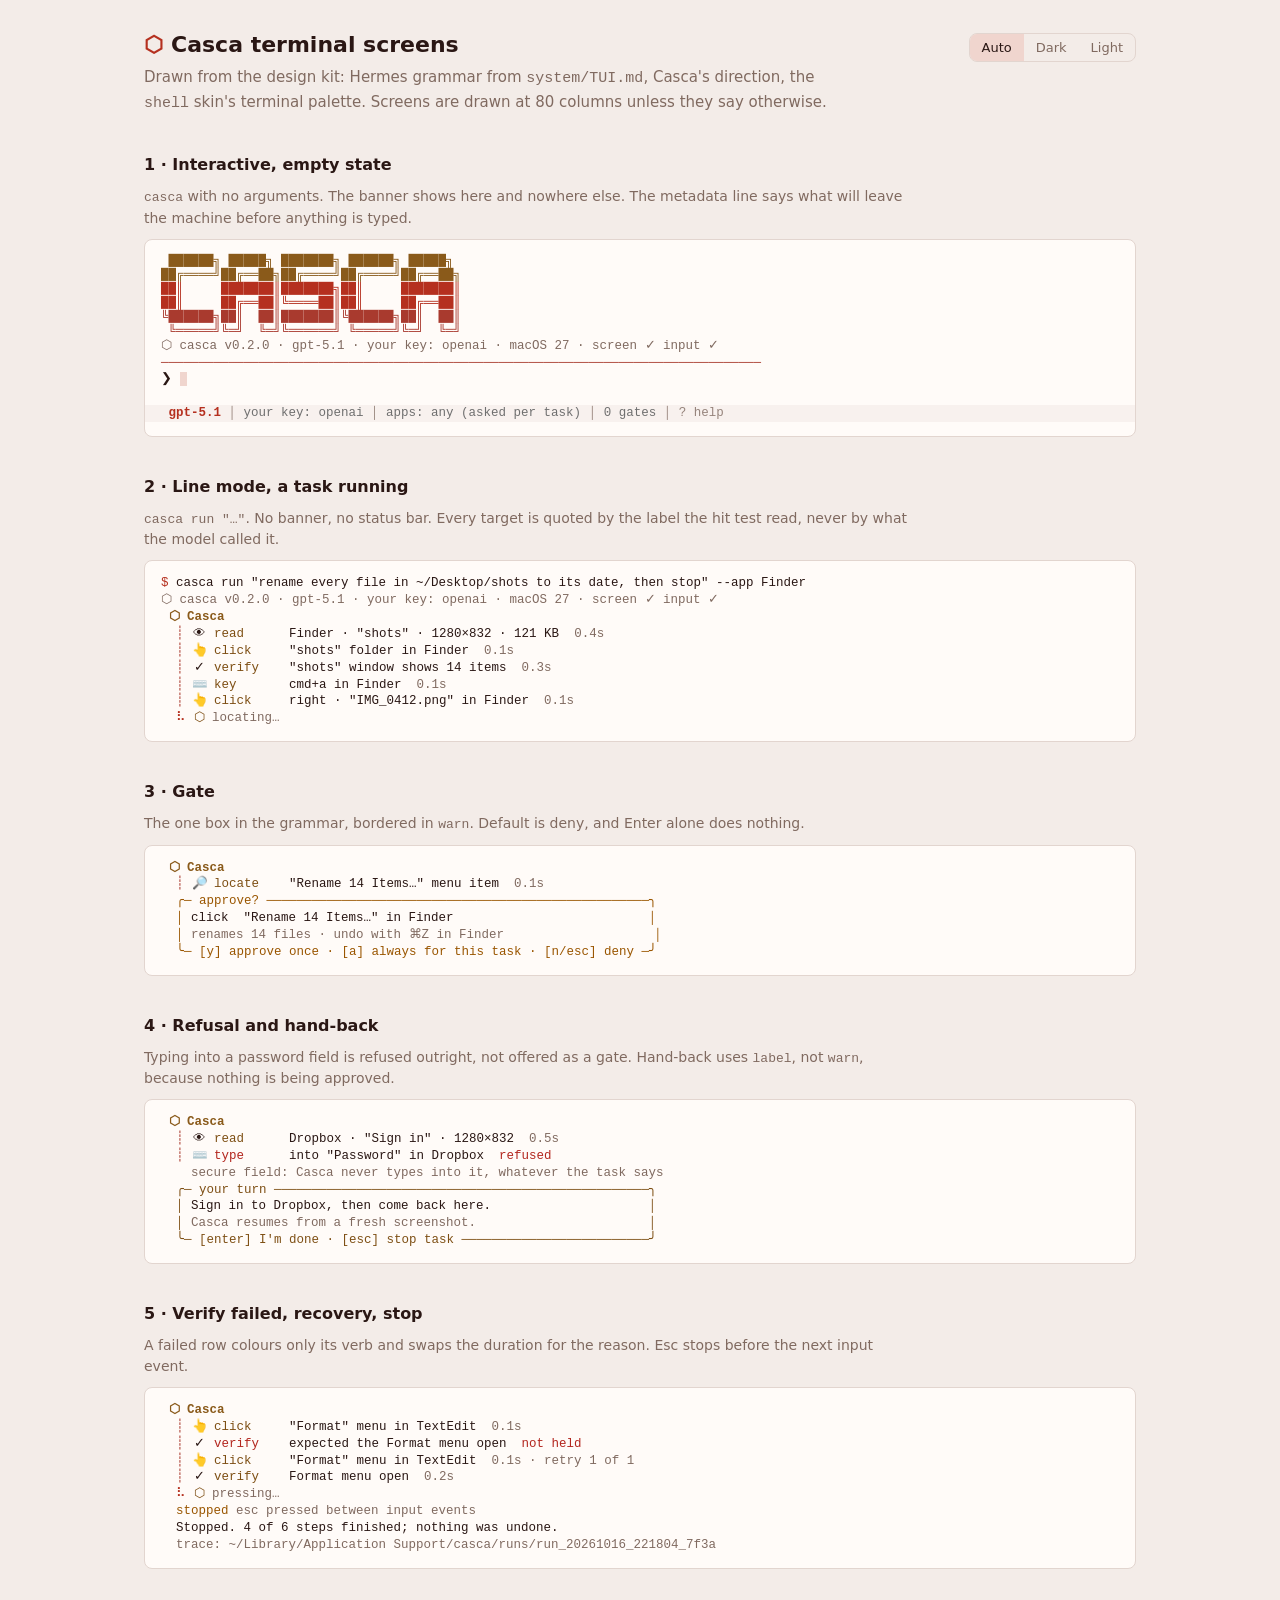
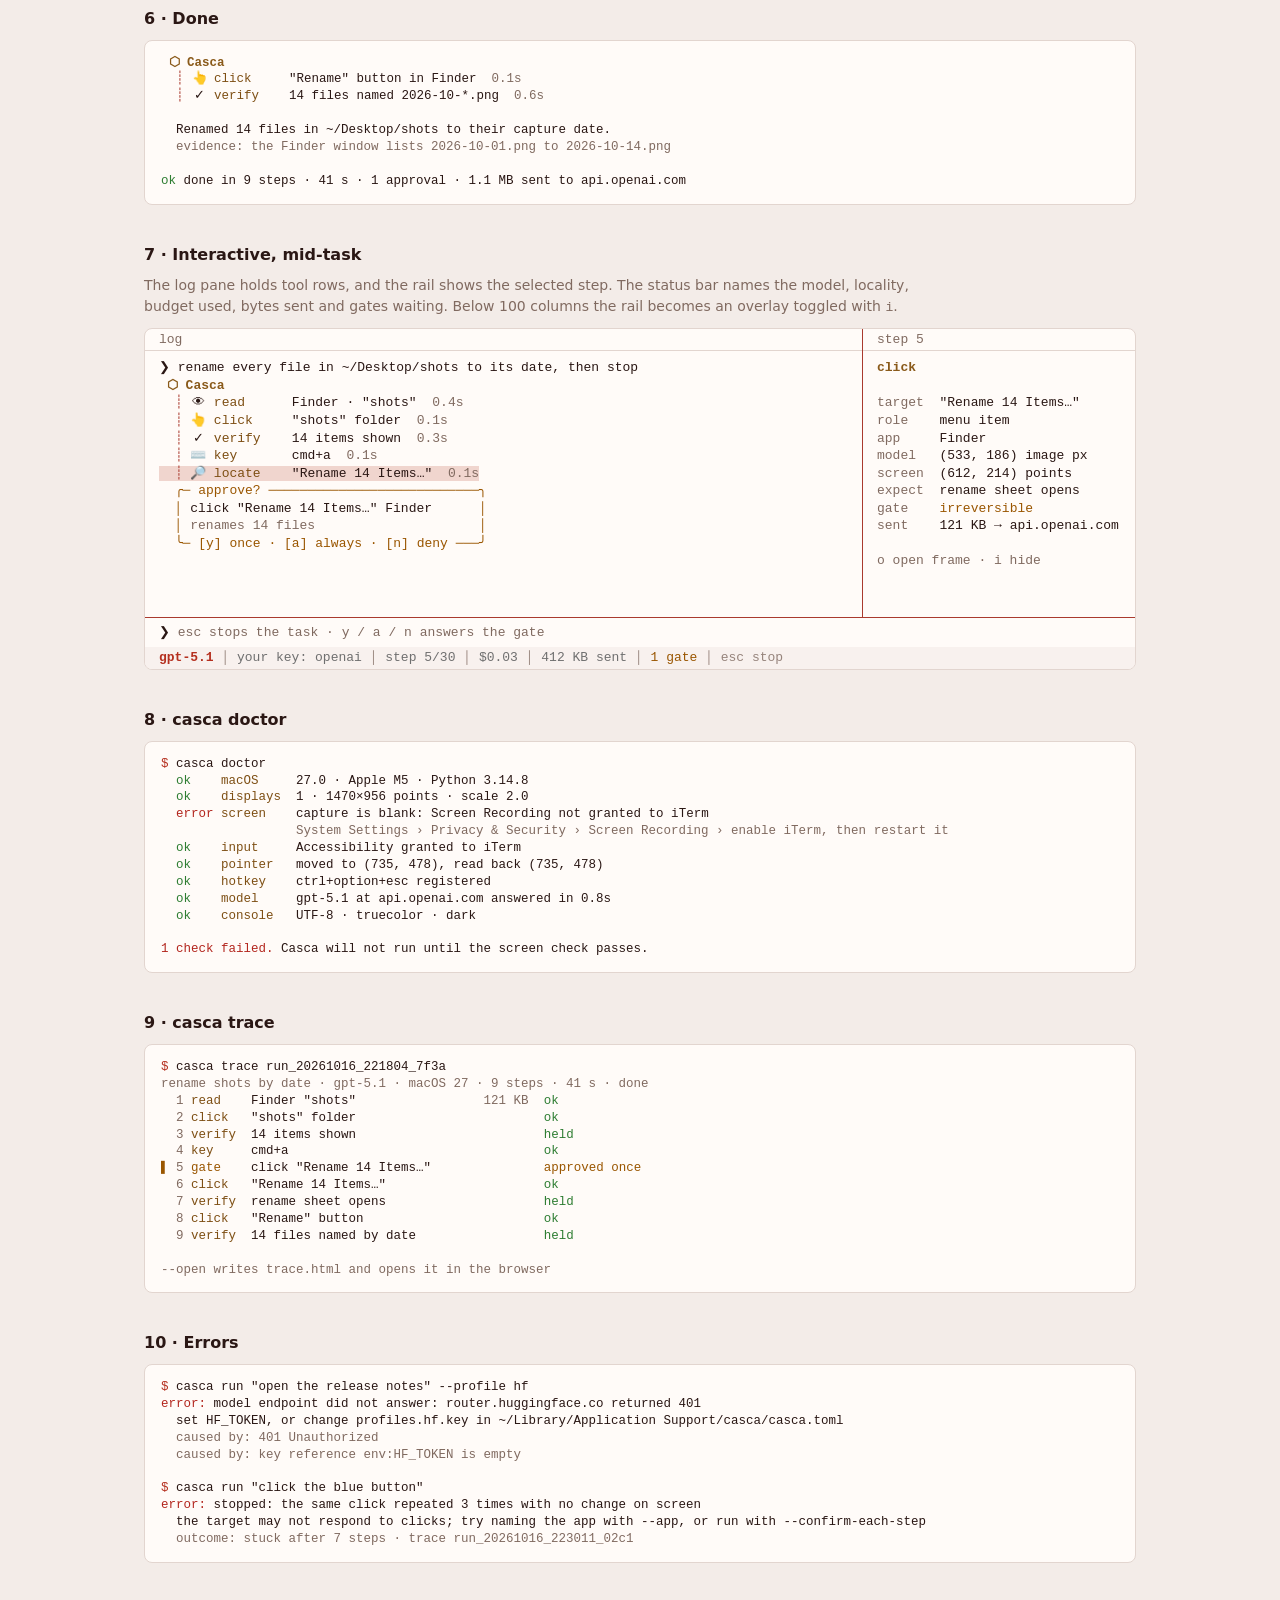
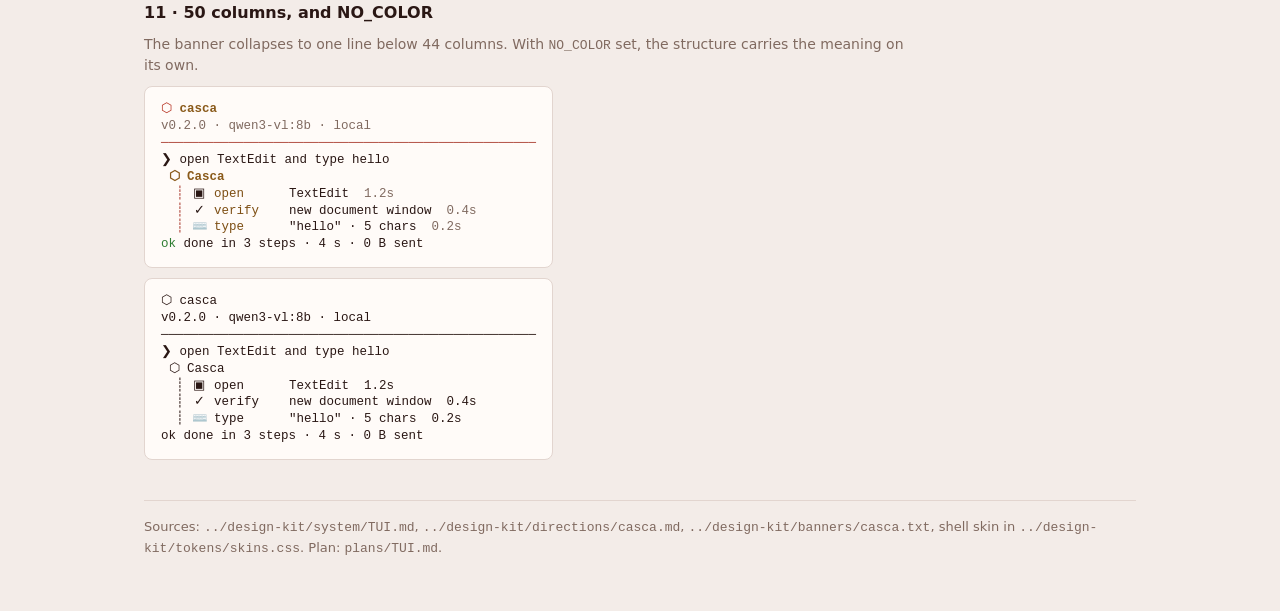
<file: plans/tui-mockups.html>
<!doctype html>
<html lang="en">
<head>
<meta charset="utf-8">
<meta name="viewport" content="width=device-width, initial-scale=1">
<title>Casca terminal screens</title>
<style>
/* Terminal colours are the shell skin's --tui-* tokens from design-kit/tokens/skins.css. */
:root {
  --tui-title: #8A5A1A; --tui-accent: #B5301F; --tui-border: #A93A2E; --tui-dim: #806A60;
  --tui-text: #2A1714; --tui-label: #7E4F14; --tui-status-bg: #F8F1EE; --tui-status-text: #6F6F6F;
  --tui-status-strong: #B5301F; --tui-status-dim: #96847C; --tui-ok: #2E7D32; --tui-warn: #9A5600;
  --tui-error: #B3261E; --tui-shell: #B5301F; --tui-selection: #F0D5CE;
  --term-bg: #FFFBF8; --page-bg: #F3ECE8; --page-text: #2A1714; --page-dim: #806A60; --page-rule: #E2D5CF;
  --font-mono: "JetBrains Mono", "SF Mono", ui-monospace, Menlo, Consolas, monospace;
  --font-sans: system-ui, -apple-system, "Segoe UI", sans-serif;
  color-scheme: light;
}
@media (prefers-color-scheme: dark) {
  :root:not([data-theme="light"]) {
    --tui-title: #E8C88A; --tui-accent: #E5533D; --tui-border: #A93A2E; --tui-dim: #8A6258;
    --tui-text: #F3E9DA; --tui-label: #D8B37A; --tui-status-bg: #1E1312; --tui-status-text: #D8CDC0;
    --tui-status-strong: #E8C88A; --tui-status-dim: #7F655B; --tui-ok: #6FC27F; --tui-warn: #F2B04B;
    --tui-error: #FF6B5E; --tui-shell: #F08A6E; --tui-selection: #5A2620;
    --term-bg: #140D0C; --page-bg: #0E0908; --page-text: #F3E9DA; --page-dim: #8A6258; --page-rule: #2A1C1A;
    color-scheme: dark;
  }
}
:root[data-theme="dark"] {
  --tui-title: #E8C88A; --tui-accent: #E5533D; --tui-border: #A93A2E; --tui-dim: #8A6258;
  --tui-text: #F3E9DA; --tui-label: #D8B37A; --tui-status-bg: #1E1312; --tui-status-text: #D8CDC0;
  --tui-status-strong: #E8C88A; --tui-status-dim: #7F655B; --tui-ok: #6FC27F; --tui-warn: #F2B04B;
  --tui-error: #FF6B5E; --tui-shell: #F08A6E; --tui-selection: #5A2620;
  --term-bg: #140D0C; --page-bg: #0E0908; --page-text: #F3E9DA; --page-dim: #8A6258; --page-rule: #2A1C1A;
  color-scheme: dark;
}
* { box-sizing: border-box; }
body { margin: 0; background: var(--page-bg); color: var(--page-text); font: 15px/1.5 var(--font-sans); }
main { max-width: 64rem; margin: 0 auto; padding: 32px 16px 64px; display: grid; gap: 40px; }
header { display: flex; flex-wrap: wrap; gap: 12px 24px; align-items: baseline; justify-content: space-between; }
h1 { margin: 0; font: 600 22px/1.2 var(--font-sans); }
h1 span { color: var(--tui-accent); font-family: var(--font-mono); margin-right: 8px; }
.lede { margin: 6px 0 0; color: var(--page-dim); max-width: 44rem; }
.seg { display: inline-flex; border: 1px solid var(--page-rule); border-radius: 8px; overflow: hidden; }
.seg button { font: 13px var(--font-sans); padding: 6px 12px; border: 0; background: none; color: var(--page-dim); cursor: pointer; }
.seg button[aria-pressed="true"] { background: var(--tui-selection); color: var(--page-text); }
section { display: grid; gap: 10px; }
h2 { margin: 0; font: 600 16px/1.3 var(--font-sans); }
.note { margin: 0; color: var(--page-dim); font-size: 14px; max-width: 48rem; }
.note code { font-family: var(--font-mono); font-size: 13px; }
.term {
  margin: 0; padding: 14px 16px; border-radius: 8px; border: 1px solid var(--page-rule);
  background: var(--term-bg); color: var(--tui-text);
  font: 12.5px/1.35 var(--font-mono); white-space: pre; overflow-x: auto; tab-size: 4;
}
.term ::selection { background: var(--tui-selection); }
.t-title { color: var(--tui-title); font-weight: 700; }
.t-accent { color: var(--tui-accent); }
.t-border { color: var(--tui-border); }
.t-dim { color: var(--tui-dim); }
.t-label { color: var(--tui-label); }
.t-ok { color: var(--tui-ok); }
.t-warn { color: var(--tui-warn); }
.t-error { color: var(--tui-error); }
.t-shell { color: var(--tui-shell); }
.t-bold { font-weight: 700; }
.banner { display: block; line-height: 1.12; }
.ico { display: inline-block; width: 2ch; text-align: center; }
.t-status { display: block; margin: 0 -16px; padding: 0 16px; background: var(--tui-status-bg); color: var(--tui-status-text); }
.t-strong { color: var(--tui-status-strong); font-weight: 700; }
.t-sdim { color: var(--tui-status-dim); }
.t-swarn { color: var(--tui-warn); }
.t-sel { background: var(--tui-selection); }
.mono-plain { color: var(--page-text); }
.mono-plain span { color: inherit !important; font-weight: 400 !important; background: none !important; }

/* Interactive mode: Textual panes */
.app {
  border: 1px solid var(--page-rule); border-radius: 8px; overflow: hidden; background: var(--term-bg);
  font: 13px/1.35 var(--font-mono); color: var(--tui-text);
  display: grid; grid-template-columns: minmax(0, 1fr) 17rem; grid-template-rows: minmax(18rem, auto) auto auto;
}
.pane { white-space: pre; overflow-x: auto; padding: 10px 14px; margin: 0; font: inherit; }
.pane-title { display: block; margin: -10px -14px 8px; padding: 2px 14px; color: var(--tui-dim); border-bottom: 1px solid var(--page-rule); }
.log { border-right: 1px solid var(--tui-border); }
.composer { grid-column: 1 / -1; border-top: 1px solid var(--tui-border); padding: 6px 14px; white-space: pre; }
.statusbar { grid-column: 1 / -1; background: var(--tui-status-bg); color: var(--tui-status-text); padding: 2px 14px; white-space: pre; overflow-x: auto; }
@media (max-width: 760px) {
  .app { grid-template-columns: minmax(0, 1fr); }
  .log { border-right: 0; border-bottom: 1px solid var(--tui-border); }
}
.narrow { max-width: calc(50ch + 34px); }
footer { color: var(--page-dim); font-size: 13px; border-top: 1px solid var(--page-rule); padding-top: 16px; }
</style>
</head>
<body>
<main>
  <header>
    <div>
      <h1><span>⬡</span>Casca terminal screens</h1>
      <p class="lede">Drawn from the design kit: Hermes grammar from <code>system/TUI.md</code>, Casca's direction, the <code>shell</code> skin's terminal palette. Screens are drawn at 80 columns unless they say otherwise.</p>
    </div>
    <div class="seg" role="group" aria-label="Colour mode">
      <button type="button" data-mode="auto" aria-pressed="true">Auto</button>
      <button type="button" data-mode="dark" aria-pressed="false">Dark</button>
      <button type="button" data-mode="light" aria-pressed="false">Light</button>
    </div>
  </header>

  <section>
    <h2>1 · Interactive, empty state</h2>
    <p class="note"><code>casca</code> with no arguments. The banner shows here and nowhere else. The metadata line says what will leave the machine before anything is typed.</p>
    <pre class="term" id="s-empty"></pre>
  </section>

  <section>
    <h2>2 · Line mode, a task running</h2>
    <p class="note"><code>casca run "…"</code>. No banner, no status bar. Every target is quoted by the label the hit test read, never by what the model called it.</p>
    <pre class="term" id="s-run"></pre>
  </section>

  <section>
    <h2>3 · Gate</h2>
    <p class="note">The one box in the grammar, bordered in <code>warn</code>. Default is deny, and Enter alone does nothing.</p>
    <pre class="term" id="s-gate"></pre>
  </section>

  <section>
    <h2>4 · Refusal and hand-back</h2>
    <p class="note">Typing into a password field is refused outright, not offered as a gate. Hand-back uses <code>label</code>, not <code>warn</code>, because nothing is being approved.</p>
    <pre class="term" id="s-hand"></pre>
  </section>

  <section>
    <h2>5 · Verify failed, recovery, stop</h2>
    <p class="note">A failed row colours only its verb and swaps the duration for the reason. Esc stops before the next input event.</p>
    <pre class="term" id="s-stop"></pre>
  </section>

  <section>
    <h2>6 · Done</h2>
    <pre class="term" id="s-done"></pre>
  </section>

  <section>
    <h2>7 · Interactive, mid-task</h2>
    <p class="note">The log pane holds tool rows, and the rail shows the selected step. The status bar names the model, locality, budget used, bytes sent and gates waiting. Below 100 columns the rail becomes an overlay toggled with <code>i</code>.</p>
    <div class="app" id="s-app">
      <pre class="pane log" id="app-log"></pre>
      <pre class="pane rail" id="app-rail"></pre>
      <div class="composer" id="app-composer"></div>
      <div class="statusbar" id="app-status"></div>
    </div>
  </section>

  <section>
    <h2>8 · casca doctor</h2>
    <pre class="term" id="s-doctor"></pre>
  </section>

  <section>
    <h2>9 · casca trace</h2>
    <pre class="term" id="s-trace"></pre>
  </section>

  <section>
    <h2>10 · Errors</h2>
    <pre class="term" id="s-error"></pre>
  </section>

  <section>
    <h2>11 · 50 columns, and NO_COLOR</h2>
    <p class="note">The banner collapses to one line below 44 columns. With <code>NO_COLOR</code> set, the structure carries the meaning on its own.</p>
    <pre class="term narrow" id="s-narrow"></pre>
    <pre class="term narrow mono-plain" id="s-nocolor"></pre>
  </section>

  <footer>Sources: <code>../design-kit/system/TUI.md</code>, <code>../design-kit/directions/casca.md</code>, <code>../design-kit/banners/casca.txt</code>, shell skin in <code>../design-kit/tokens/skins.css</code>. Plan: <code>plans/TUI.md</code>.</footer>
</main>

<script>
const BANNER = [
  ' ██████╗ █████╗ ███████╗ ██████╗ █████╗',
  '██╔════╝██╔══██╗██╔════╝██╔════╝██╔══██╗',
  '██║     ███████║███████╗██║     ███████║',
  '██║     ██╔══██║╚════██║██║     ██╔══██║',
  '╚██████╗██║  ██║███████║╚██████╗██║  ██║',
  ' ╚═════╝╚═╝  ╚═╝╚══════╝ ╚═════╝╚═╝  ╚═╝',
]
const esc = t => String(t).replace(/[&<>]/g, c => ({ '&': '&amp;', '<': '&lt;', '>': '&gt;' }[c]))
const s = (cls, t) => `<span class="${cls}">${esc(t)}</span>`
const W = 80
const COLS = 80

const banner = () => '<span class="banner">' + BANNER.map((r, i) => s(['t-title', 't-title', 't-accent', 't-accent', 't-border', 't-border'][i], r)).join('\n') + '</span>'
const meta = (parts) => s('t-dim', parts.join(' · ')) + '\n'
const rule = (n = W) => s('t-border', '─'.repeat(n)) + '\n'
const prompt = (text) => s('t-text', '❯ ') + esc(text) + '\n'
const label = () => s('t-title', ' ⬡ Casca ') + '\n'
const row = (icon, verb, detail, time, state) => {
  const vc = state === 'failed' ? 't-error' : 't-label'
  const tc = state === 'failed' ? 't-error' : 't-dim'
  return `  ${s('t-border', '┊')} <span class="ico">${icon}</span> ${s(vc, verb.padEnd(9))} ${esc(detail)}${time ? '  ' + s(tc, time) : ''}\n`
}
const spin = (verb) => `  ${s('t-accent', '⠧')} ${s('t-label', '⬡')} ${s('t-dim', verb + '…')}\n`
function box(cls, title, lines, foot, width = 64) {
  const inner = width - 2
  const top = `╭─ ${title} ` + '─'.repeat(Math.max(0, inner - title.length - 3)) + '╮'
  const bottom = `╰─ ${foot} ` + '─'.repeat(Math.max(0, inner - foot.length - 3)) + '╯'
  let h = '  ' + s(cls, top) + '\n'
  lines.forEach(([tcls, text]) => {
    h += '  ' + s(cls, '│') + ' ' + s(tcls, text.padEnd(inner - 2)) + ' ' + s(cls, '│') + '\n'
  })
  return h + '  ' + s(cls, bottom) + '\n'
}
function status(segs, width = COLS) {
  const out = segs.map(([cls, t]) => s(cls, t)).join(s('t-sdim', ' │ '))
  return `<span class="t-status"> ${out} </span>`
}
const ok = (text) => s('t-ok', 'ok ') + esc(text) + '\n'
const err = (what, fix, causes = []) =>
  s('t-error', 'error: ') + esc(what) + '\n' + '  ' + esc(fix) + '\n' + causes.map(c => '  ' + s('t-dim', c) + '\n').join('')

const META = ['⬡ casca v0.2.0', 'gpt-5.1', 'your key: openai', 'macOS 27', 'screen ✓ input ✓']
const TASK = 'rename every file in ~/Desktop/shots to its date, then stop'

const set = (id, html) => { document.getElementById(id).innerHTML = html }

set('s-empty',
  banner() + meta(META) + rule() + s('t-text', '❯ ') + '<span class="t-sel"> </span>\n\n' +
  status([['t-strong', 'gpt-5.1'], ['', 'your key: openai'], ['', 'apps: any (asked per task)'], ['', '0 gates'], ['t-sdim', '? help']]))

set('s-run',
  s('t-shell', '$ ') + `casca run "${TASK}" --app Finder\n` +
  meta(META) +
  label() +
  row('👁', 'read', 'Finder · "shots" · 1280×832 · 121 KB', '0.4s') +
  row('👆', 'click', '"shots" folder in Finder', '0.1s') +
  row('✓', 'verify', '"shots" window shows 14 items', '0.3s') +
  row('⌨\uFE0F', 'key', 'cmd+a in Finder', '0.1s') +
  row('👆', 'click', 'right · "IMG_0412.png" in Finder', '0.1s') +
  spin('locating'))

set('s-gate',
  label() +
  row('🔎', 'locate', '"Rename 14 Items…" menu item', '0.1s') +
  box('t-warn', 'approve?', [['t-text', 'click  "Rename 14 Items…" in Finder'], ['t-dim', 'renames 14 files · undo with ⌘Z in Finder']],
      '[y] approve once · [a] always for this task · [n/esc] deny'))

set('s-hand',
  label() +
  row('👁', 'read', 'Dropbox · "Sign in" · 1280×832', '0.5s') +
  row('⌨\uFE0F', 'type', 'into "Password" in Dropbox', 'refused', 'failed') +
  '  ' + s('t-dim', '  secure field: Casca never types into it, whatever the task says') + '\n' +
  box('t-label', 'your turn', [['t-text', 'Sign in to Dropbox, then come back here.'], ['t-dim', 'Casca resumes from a fresh screenshot.']],
      '[enter] I\'m done · [esc] stop task'))

set('s-stop',
  label() +
  row('👆', 'click', '"Format" menu in TextEdit', '0.1s') +
  row('✓', 'verify', 'expected the Format menu open', 'not held', 'failed') +
  row('👆', 'click', '"Format" menu in TextEdit', '0.1s · retry 1 of 1') +
  row('✓', 'verify', 'Format menu open', '0.2s') +
  spin('pressing') +
  s('t-warn', '  stopped') + ' ' + s('t-dim', 'esc pressed between input events') + '\n' +
  '  Stopped. 4 of 6 steps finished; nothing was undone.\n' +
  '  ' + s('t-dim', 'trace: ~/Library/Application Support/casca/runs/run_20261016_221804_7f3a') + '\n')

set('s-done',
  label() +
  row('👆', 'click', '"Rename" button in Finder', '0.1s') +
  row('✓', 'verify', '14 files named 2026-10-*.png', '0.6s') +
  '\n  Renamed 14 files in ~/Desktop/shots to their capture date.\n' +
  '  ' + s('t-dim', 'evidence: the Finder window lists 2026-10-01.png to 2026-10-14.png') + '\n\n' +
  ok('done in 9 steps · 41 s · 1 approval · 1.1 MB sent to api.openai.com'))

set('app-log',
  '<span class="pane-title">log</span>' +
  prompt(TASK) + label() +
  row('👁', 'read', 'Finder · "shots"', '0.4s') +
  row('👆', 'click', '"shots" folder', '0.1s') +
  row('✓', 'verify', '14 items shown', '0.3s') +
  row('⌨\uFE0F', 'key', 'cmd+a', '0.1s') +
  '<span class="t-sel">' + row('🔎', 'locate', '"Rename 14 Items…"', '0.1s').replace(/\n$/, '') + '</span>\n' +
  box('t-warn', 'approve?', [['t-text', 'click "Rename 14 Items…" Finder'], ['t-dim', 'renames 14 files']], '[y] once · [a] always · [n] deny', 40))

set('app-rail',
  '<span class="pane-title">step 5</span>' +
  s('t-title', 'click') + '\n\n' +
  s('t-dim', 'target  ') + '"Rename 14 Items…"\n' +
  s('t-dim', 'role    ') + 'menu item\n' +
  s('t-dim', 'app     ') + 'Finder\n' +
  s('t-dim', 'model   ') + '(533, 186) image px\n' +
  s('t-dim', 'screen  ') + '(612, 214) points\n' +
  s('t-dim', 'expect  ') + 'rename sheet opens\n' +
  s('t-dim', 'gate    ') + s('t-warn', 'irreversible') + '\n' +
  s('t-dim', 'sent    ') + '121 KB → api.openai.com\n\n' +
  s('t-dim', 'o open frame · i hide'))

set('app-composer', s('t-text', '❯ ') + s('t-dim', 'esc stops the task · y / a / n answers the gate'))
document.getElementById('app-status').innerHTML =
  [['t-strong', 'gpt-5.1'], ['', 'your key: openai'], ['', 'step 5/30'], ['', '$0.03'], ['', '412 KB sent'], ['t-swarn', '1 gate'], ['t-sdim', 'esc stop']]
    .map(([c, t]) => s(c, t)).join(s('t-sdim', ' │ '))

set('s-doctor',
  s('t-shell', '$ ') + 'casca doctor\n' +
  [
    ['ok', 'macOS', '27.0 · Apple M5 · Python 3.14.8'],
    ['ok', 'displays', '1 · 1470×956 points · scale 2.0'],
    ['error', 'screen', 'capture is blank: Screen Recording not granted to iTerm'],
    ['', '', 'System Settings › Privacy & Security › Screen Recording › enable iTerm, then restart it'],
    ['ok', 'input', 'Accessibility granted to iTerm'],
    ['ok', 'pointer', 'moved to (735, 478), read back (735, 478)'],
    ['ok', 'hotkey', 'ctrl+option+esc registered'],
    ['ok', 'model', 'gpt-5.1 at api.openai.com answered in 0.8s'],
    ['ok', 'console', 'UTF-8 · truecolor · dark'],
  ].map(([st, k, v]) => st === '' ? `${' '.repeat(18)}${s('t-dim', v)}\n`
      : `  ${s(st === 'ok' ? 't-ok' : 't-error', st.padEnd(5))} ${s('t-label', k.padEnd(9))} ${esc(v)}\n`).join('') +
  '\n' + s('t-error', '1 check failed.') + ' Casca will not run until the screen check passes.\n')

set('s-trace',
  s('t-shell', '$ ') + 'casca trace run_20261016_221804_7f3a\n' +
  meta(['rename shots by date', 'gpt-5.1', 'macOS 27', '9 steps', '41 s', 'done']) +
  [
    ['1', 'read', 'Finder "shots"', '121 KB', 'ok'],
    ['2', 'click', '"shots" folder', '', 'ok'],
    ['3', 'verify', '14 items shown', '', 'held'],
    ['4', 'key', 'cmd+a', '', 'ok'],
    ['5', 'gate', 'click "Rename 14 Items…"', '', 'approved once'],
    ['6', 'click', '"Rename 14 Items…"', '', 'ok'],
    ['7', 'verify', 'rename sheet opens', '', 'held'],
    ['8', 'click', '"Rename" button', '', 'ok'],
    ['9', 'verify', '14 files named by date', '', 'held'],
  ].map(([n, v, d, b, o]) => {
    const marker = v === 'gate' ? s('t-warn', '▌') : ' '
    return `${marker}${s('t-dim', n.padStart(2))} ${s(v === 'gate' ? 't-warn' : 't-label', v.padEnd(7))} ${esc(d.padEnd(30))} ${s('t-dim', b.padEnd(7))} ${s(o === 'ok' || o === 'held' ? 't-ok' : 't-warn', o)}\n`
  }).join('') +
  s('t-dim', '\n--open writes trace.html and opens it in the browser') + '\n')

set('s-error',
  s('t-shell', '$ ') + 'casca run "open the release notes" --profile hf\n' +
  err('model endpoint did not answer: router.huggingface.co returned 401',
      'set HF_TOKEN, or change profiles.hf.key in ~/Library/Application Support/casca/casca.toml',
      ['caused by: 401 Unauthorized', 'caused by: key reference env:HF_TOKEN is empty']) +
  '\n' + s('t-shell', '$ ') + 'casca run "click the blue button"\n' +
  err('stopped: the same click repeated 3 times with no change on screen',
      'the target may not respond to clicks; try naming the app with --app, or run with --confirm-each-step',
      ['outcome: stuck after 7 steps · trace run_20261016_223011_02c1']))

const narrow = (plain) =>
  s('t-accent', '⬡') + ' ' + s('t-title', 'casca') + '\n' +
  meta(['v0.2.0', 'qwen3-vl:8b', 'local']) +
  rule(50) +
  prompt('open TextEdit and type hello') +
  label() +
  row('▣', 'open', 'TextEdit', '1.2s') +
  row('✓', 'verify', 'new document window', '0.4s') +
  row('⌨\uFE0F', 'type', '"hello" · 5 chars', '0.2s') +
  ok('done in 3 steps · 4 s · 0 B sent')
set('s-narrow', narrow())
set('s-nocolor', narrow())

const root = document.documentElement
document.querySelectorAll('.seg button').forEach(b => b.addEventListener('click', () => {
  const m = b.dataset.mode
  if (m === 'auto') root.removeAttribute('data-theme'); else root.setAttribute('data-theme', m)
  document.querySelectorAll('.seg button').forEach(x => x.setAttribute('aria-pressed', String(x === b)))
  try { localStorage.setItem('casca-tui-mode', m) } catch (e) {}
}))
try {
  const saved = localStorage.getItem('casca-tui-mode')
  if (saved) document.querySelector(`.seg button[data-mode="${saved}"]`)?.click()
} catch (e) {}
</script>
</body>
</html>
</file>
